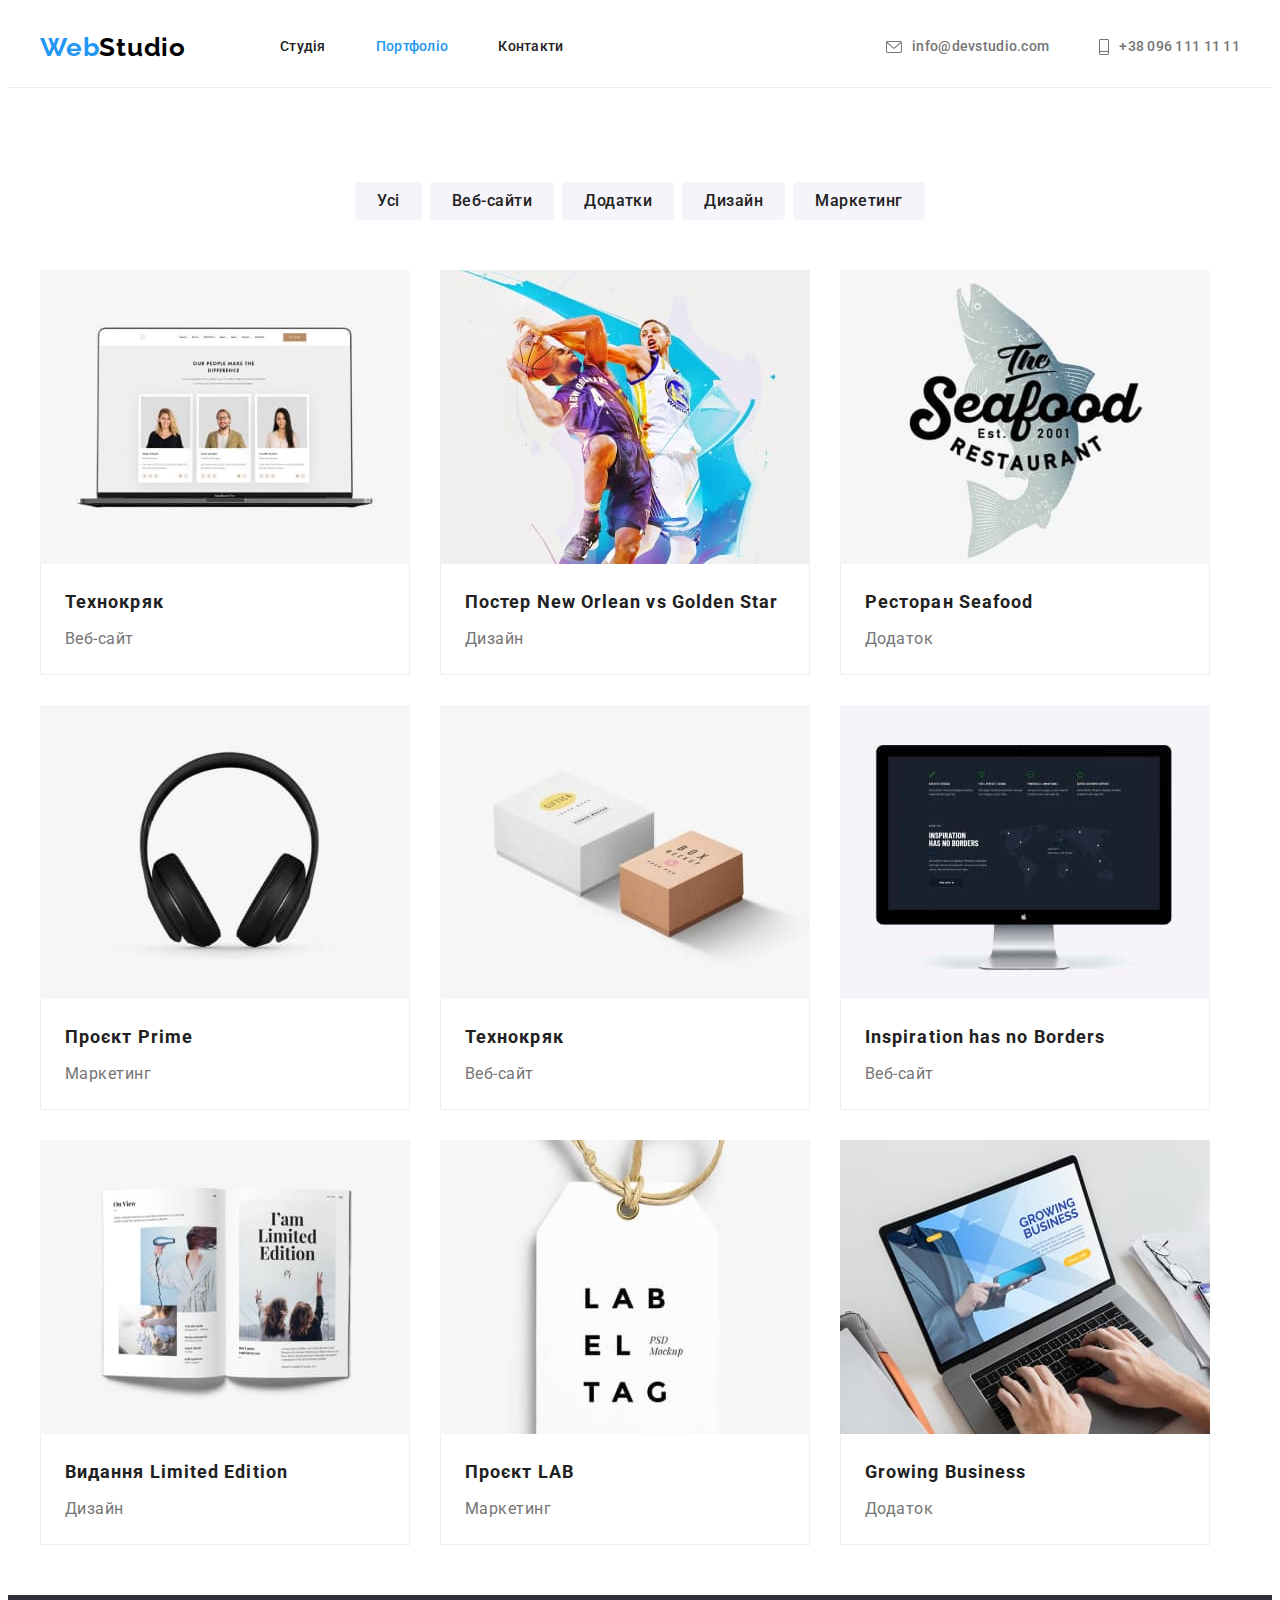
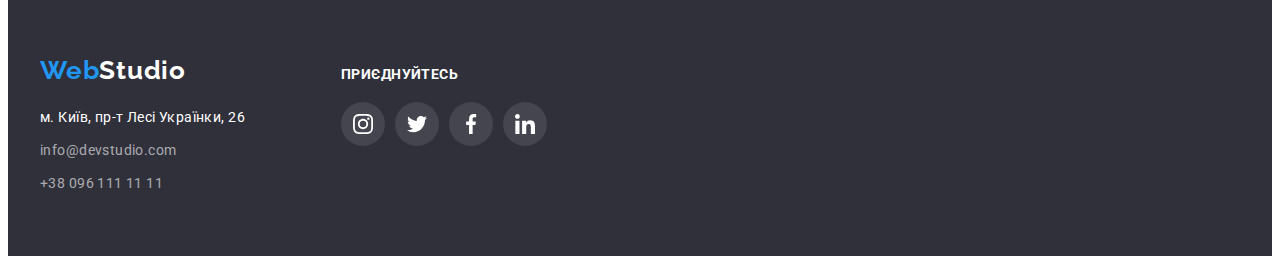
<file: portfolio.html>
<!DOCTYPE html>
<html lang="uk">
  <head>
    <meta charset="UTF-8" />
    <meta http-equiv="X-UA-Compatible" content="IE=edge" />
    <meta name="viewport" content="width=device-width, initial-scale=1.0" />
    <title>WebStudio</title>
    <link
      rel="stylesheet"
      href="https://cdnjs.cloudflare.com/ajax/libs/modern-normalize/1.1.0/modern-normalize.min.css"
      integrity="sha512-wpPYUAdjBVSE4KJnH1VR1HeZfpl1ub8YT/NKx4PuQ5NmX2tKuGu6U/JRp5y+Y8XG2tV+wKQpNHVUX03MfMFn9Q=="
      crossorigin="anonymous"
      referrerpolicy="no-referrer"
    />
    <link rel="preconnect" href="https://fonts.googleapis.com" />
    <link rel="preconnect" href="https://fonts.gstatic.com" crossorigin />
    <link
      href="https://fonts.googleapis.com/css2?family=Raleway:wght@700&family=Roboto:wght@400;500;700;900&display=swap"
      rel="stylesheet"
    />
    <link rel="stylesheet" href="./css/style.css" />
  </head>
  <body>
    <!-- ======== HEADER ======== -->

    <header class="header-border">
      <div class="conteiner navigation-flex conteiner-padding">
        <nav class="navigation-flex">
          <a class="logo link" href="./index.html" lang="en">
            Web<span class="logo-color-header">Studio</span>
          </a>
          <ul class="list navigation-flex">
            <li class="navigation-margin">
              <a
                class="link navigation-menu "
                href="./index.html"
                >Студія</a>
            </li>
            <li class="navigation-margin">
              <a class="link navigation-menu navigation-menu-active" href="./portfolio.html"
                >Портфоліо</a>
            </li>
            <li class="navigation-margin">
              <a class="link navigation-menu" href="">Контакти</a>
            </li>
          </ul>
        </nav>
        <ul class="list navigation-flex-contact">
          <li class="navigation-margin">
            <a
              class="link navigation-menu contacts-address"
              href="mailto:info@devstudio.com"
            >
              <svg class="contacts-address-icon" width="16" height="12">
                <use href="./images/icon.svg#icon-email"></use>
              </svg>
              info@devstudio.com</a
            >
          </li>
          <li class="navigation-margin">
            <a
              class="link navigation-menu contacts-address"
              href="tel:+380961111111"
            >
              <svg class="contacts-address-icon" width="10" height="16">
                <use href="./images/icon.svg#icon-phone"></use>
              </svg>
              +38 096 111 11 11</a
            >
          </li>
        </ul>
      </div>
    </header>

    <!-- ======== PORTFOLIO ======== -->

    <main>
      <section class="section section-button">
        <div class="conteiner">
          <h1 hidden>Портфоліо</h1>
          <ul class="list flex-button">
            <li class="button-margin">
              <button class="portfolio-button" type="button">Усі</button>
            </li>

            <li class="button-margin">
              <button class="portfolio-button" type="button">Веб-сайти</button>
            </li>

            <li class="button-margin">
              <button class="portfolio-button" type="button">Додатки</button>
            </li>

            <li class="button-margin">
              <button class="portfolio-button" type="button">Дизайн</button>
            </li>

            <li class="button-margin">
              <button class="portfolio-button" type="button">Маркетинг</button>
            </li>
          </ul>
          <ul class="list portfolio-flex">
            <li class="portfolio-cards">
              <a class="portfolio-cards-text" href="">
                <img
                  src="./images/portfolio/portfolio-img-1.jpg"
                  alt="Ноутбук з відритим веб-сайтом"
                  width="370"
                  height="294"
                />
                <div class="conteiner-desc">
                  <h2 class="portfolio-subtitle">Технокряк</h2>
                  <p class="portfolio-desc">Веб-сайт</p>
                </div>
              </a>

            </li>

            <li class="portfolio-cards">
              <a class="portfolio-cards-text" href="">
                <img
                  src="./images/portfolio/portfolio-img-2.jpg"
                  alt="Постер до баскетбольного матчу"
                  width="370"
                  height="294"
                />
                <div class="conteiner-desc">
                  <h2 class="portfolio-subtitle">
                    Постер <span lang="en">New Orlean vs Golden Star</span>
                  </h2>
                  <p class="portfolio-desc">Дизайн</p>
                </div>
              </a>

            </li>

            <li class="portfolio-cards">
              <a class="portfolio-cards-text" href="">
                <img
                  src="./images/portfolio/portfolio-img-3.jpg"
                  alt="Логотип ресторану морської їжі"
                  width="370"
                  height="294"
                />
                <div class="conteiner-desc">
                  <h2 class="portfolio-subtitle">
                    Ресторан <span lang="en">Seafood</span>
                  </h2>
                  <p class="portfolio-desc">Додаток</p>
                </div>
              </a>

            </li>

            <li class="portfolio-cards">
              <a class="portfolio-cards-text" href="">
                <img
                  src="./images/portfolio/portfolio-img-4.jpg"
                  alt="Наушники"
                  width="370"
                  height="294"
                />
                <div class="conteiner-desc">
                  <h2 class="portfolio-subtitle">
                    Проєкт <span lang="en">Prime</span>
                  </h2>
                  <p class="portfolio-desc">Маркетинг</p>
                </div>
              </a>

            </li>

            <li class="portfolio-cards">
              <a class="portfolio-cards-text" href="">
                <img
                  src="./images/portfolio/portfolio-img-5.jpg"
                  alt="Дві паперові коробки"
                  width="370"
                  height="294"
                />
                <div class="conteiner-desc">
                  <h2 class="portfolio-subtitle">Технокряк</h2>
                  <p class="portfolio-desc">Веб-сайт</p>
                </div>
              </a>

            </li>

            <li class="portfolio-cards">
              <a class="portfolio-cards-text" href="">
                <img
                  src="./images/portfolio/portfolio-img-6.jpg"
                  alt="Монітор з мотивуючою картинкою"
                  width="370"
                  height="294"
                />
                <div class="conteiner-desc">
                  <h2 class="portfolio-subtitle" lang="en">
                    Inspiration has no Borders
                  </h2>
                  <p class="portfolio-desc">Веб-сайт</p>
                </div>
              </a>

            </li>

            <li class="portfolio-cards">
              <a class="portfolio-cards-text" href="">
                <img
                  src="./images/portfolio/portfolio-img-7.jpg"
                  alt="Журнал"
                  width="370"
                  height="294"
                />
                <div class="conteiner-desc">
                  <h2 class="portfolio-subtitle">
                    Видання <span lang="en">Limited Edition</span>
                  </h2>
                  <p class="portfolio-desc">Дизайн</p>
                </div>
              </a>

            </li>

            <li class="portfolio-cards">
              <a class="portfolio-cards-text" href="">
                <img
                  src="./images/portfolio/portfolio-img-8.jpg"
                  alt="Логотип компанії"
                  width="370"
                  height="294"
                />
                <div class="conteiner-desc">
                  <h2 class="portfolio-subtitle">
                    Проєкт <span lang="en">LAB</span>
                  </h2>
                  <p class="portfolio-desc">Маркетинг</p>
                </div>
              </a>

            </li>

            <li class="portfolio-cards">
              <a class="portfolio-cards-text" href="">
                <img
                  src="./images/portfolio/portfolio-img-9.jpg"
                  alt="Ноутбук з відритим додатком"
                  width="370"
                  height="294"
                />
                <div class="conteiner-desc">
                  <h2 class="portfolio-subtitle" lang="en">Growing Business</h2>
                  <p class="portfolio-desc">Додаток</p>
                </div>
              </a>

            </li>
          </ul>
        </div>
      </section>

      <!-- ======== FOOTER ======== -->

      <footer class="footer-background">
        <div class="conteiner footer-flex">
          <div class="footer-contact">
            <a class="logo link" href="./index.html" lang="en">
              Web<span class="footer-logo-color">Studio</span>
            </a>
            <address class="footer-address">
              <p>м. Київ, пр-т Лесі Українки, 26</p>
              <ul class="list">
                <li class="footer-items-padding">
                  <a
                    class="link footer-address-color"
                    href="mailto:info@devstudio.com"
                    >info@devstudio.com</a
                  >
                </li>
                <li class="footer-items-padding">
                  <a class="link footer-address-color" href="tel:+380961111111"
                    >+38 096 111 11 11</a
                  >
                </li>
              </ul>
            </address>
          </div>
          <div>
            <p class="footer-heading">Приєднуйтесь</p>
  
            <ul class="list footer-social-list">
              <li class="footer-social-list-padding">
                <a class="footer-social-list-link" href="">
                  <svg width="20" height="20">
                    <use href="./images/icon.svg#icon-instagram"></use>
                  </svg>
                </a>
              </li>
  
              <li class="footer-social-list-padding">
                <a class="footer-social-list-link" href="">
                  <svg width="20" height="20">
                    <use href="./images/icon.svg#icon-twitter"></use>
                  </svg>
                </a>
              </li>
  
              <li class="footer-social-list-padding">
                <a class="footer-social-list-link" href="">
                  <svg width="20" height="20">
                    <use href="./images/icon.svg#icon-facebook"></use>
                  </svg>
                </a>
              </li>
  
              <li class="footer-social-list-padding">
                <a class="footer-social-list-link" href="">
                  <svg width="20" height="20">
                    <use href="./images/icon.svg#icon-linkedin"></use>
                  </svg>
                </a>
              </li>
            </ul>
          </div>
        </div>
      </footer>
    </body>
  </html>
</file>
<file: css/style.css>
:root {
    --title-text-color: #212121;
    --text-color: #757575;
    --secondary-color: #2196F3;
    --revers-color: #ffffff;
    --icon-color: #AFB1B8;
} 

body {
    font-family: 'Roboto', sans-serif;
    color: var(--title-text-color);
}

h1,
h2,
h3,
h4,
p,
ul {
    margin-top: 0px;
    margin-bottom: 0px;
}

ul {
    padding-left: 0px;
}

img {
    display: block;
}

.list {
    list-style: none;
}
.link {
     text-decoration: none;
}

/* ======== HEADER ======== */

.header-border {
    border-bottom: 1px solid #ECECEC;
}

.conteiner {
    width: 1200px;
    margin-left: auto;
    margin-right: auto;
    padding-left: 15px;
    padding-right: 15px;
}

.navigation-flex {
    display: flex;
    justify-content: start;
    align-items: center;
}

.navigation-flex-contact {
    display: flex;
    align-items: center;

    margin-left: auto;
}

.conteiner-padding {
    padding-top: 24px;
    padding-bottom: 24px;
}

.navigation-margin {
    display: flex;

    margin-right: 50px;
}
.navigation-margin:last-child {
    margin-right: 0px;
}

.logo {
    margin-right: 94px;

    color: var(--secondary-color);
    font-family: 'Raleway', sans-serif; 
    font-weight: 700;
    font-size: 26px;
    line-height: 1.19;
    letter-spacing: 0.03em;
}

.logo-color-header {
    color: #000000;

}
.navigation-menu {
    font-weight: 500;
    font-size: 14px;
    line-height: 1.14;
    letter-spacing: 0.02em;
    color: inherit;
}
.navigation-menu-active {
    color: var(--secondary-color)
}
.navigation-menu:hover,
.navigation-menu:focus {
    color: var(--secondary-color);
    fill: var(--secondary-color);
    transition: color 250ms cubic-bezier(0.4, 0, 0.2, 1), fill 250ms cubic-bezier(0.4, 0, 0.2, 1);;
}
.contacts-address {
    display: flex;
    align-items: center;

    color: var(--text-color);
    fill: var(--text-color);
}

.contacts-address-icon {
    margin-right: 10px;
}


/* ======== HERO / OUR ADVANTAGES / WHAT DO WE DO / OUR TEAM ======== */

.section {
    padding-top: 94px;
    padding-bottom: 94px;
}

/* ======== HERO ======== */

.hero-background {
    margin-left: auto;
    margin-right: auto;
    padding-top: 200px;
    padding-bottom: 200px;
    max-width: 1600px;

    background-color: #C4C4C4;
    background-image:linear-gradient(rgba(47, 48, 58, 0.4), rgba(47, 48, 58, 0.4)),  url(../images/hero.jpg);
    background-repeat: no-repeat;
    background-size: cover;
    }

.hero {
    width: 696px;
    margin-left: auto;
    margin-right: auto;
    margin-bottom: 30px;


    font-weight: 900;
    font-size: 44px;
    line-height: 1.36;
    letter-spacing: 0.06em;
    text-transform: uppercase;
    text-align: center;
    color: var(--revers-color);
}

.hero-button {
    display: flex;
    padding: 10px 32px;
    margin-left: auto;
    margin-right: auto;
    border-radius: 4px;
    border: none;



    cursor: pointer;
    font-weight: 700;
    font-size: 16px;
    line-height: 1.87;
    letter-spacing: 0.06em;
    color: var(--revers-color);
    background-color: var(--secondary-color);
}

/* ======== OUR ADVANTAGES ======== */

.background-team {
    background-color: #F5F4FA;
}
.advantages {
    margin-bottom: 10px;

    font-weight: 700;
    font-size: 14px;
    line-height: 1.14;
    letter-spacing: 0.03em;
    text-transform: uppercase;
}

.advantages-padding {
    padding-bottom: 0;
}

.advantages-flex {
    display: flex;
    flex-wrap: wrap;
    margin-right: -15px;
    margin-left: -15px;

}

.advantages-margin {
    flex-basis: calc(100% / 4 - 30px);
    margin-right: 15px;
    margin-left: 15px;
}

.advantages-text {
    font-size: 14px;
    line-height: 1.71;
    letter-spacing: 0.03em;
    color: var(--text-color);
}
.advantages-img {
    display: flex;
    justify-content: center;
    align-items: center;
    margin-bottom: 30px;

    width: 270px;
    height: 120px;
    background-color: #F5F4FA;
    border-radius: 4px;
}

/* ======== WHAT DO WE DO ======== */

.work-photo {
    display: flex;
    flex-wrap: wrap;
    margin-right: -15px;
    margin-left: -15px;
}

.work-photo-items {
    flex-basis: calc(100% / 3 - 30px);
    margin-right: 15px;
    margin-left: 15px;
}

/* ======== WHAT DO WE DO & OUR TEAM ======== */

.main-heading {
    margin-bottom: 50px;

    text-align: center;
    font-weight: 700;
    font-size: 36px;
    line-height: 1.16;
    letter-spacing: 0.03em;
}

/* ======== OUR TEAM ======== */

.team-cards {
    display: flex;
    flex-wrap: wrap;
    margin-right: -15px;
    margin-left: -15px;
}

.team-items {
    flex-basis: calc(100% / 4 - 30px);
    margin-right: 15px;
    margin-left: 15px;
}

.conteiner-cards {
    padding: 30px 0;
    border-radius: 0px 0px 4px 4px;
    border-top: none;
    background-color: var(--revers-color);

    box-shadow: 0px 1px 3px rgba(0, 0, 0, 0.12), 0px 1px 1px rgba(0, 0, 0, 0.14), 0px 2px 1px rgba(0, 0, 0, 0.2);
}

.name-expert {
    margin-bottom: 10px;
    text-align: center;

    font-weight: 500;
    font-size: 16px;
    line-height: 1.18;
    letter-spacing: 0.03em;
}
.profession {
    margin-bottom: 16px;

    text-align: center;
    font-size: 16px;
    line-height: 1.18;
    letter-spacing: 0.03em;
    color: var(--text-color);
}

.social-list {
   display: flex; 
   justify-content: center;
   gap: 10px;
}


.social-list-link {
    display: flex;
    justify-content: center;
    align-items: center;

    width: 44px;
    height: 44px;
    border-radius: 50%;
    fill: var(--icon-color);
    }

.social-list-link:hover,
.social-list-link:focus {
    fill: var(--revers-color);
    background-color: var(--secondary-color);

    transition: background-color 250ms cubic-bezier(0.4, 0, 0.2, 1);
}

/* ======================= POST CLIENTS ============================ */

.icon-clients {
    display: flex;
    flex-wrap: wrap;
    margin-right: -15px;
    margin-left: -15px;
}

.icon-clients-margin {
    flex-basis: calc(100% / 6 - 150px);
    margin-right: 15px;
    margin-left: 15px;
}
.client-cards-link {
    display: flex;
    justify-content: center;
    align-items: center;
    width: 170px;
    height: 92px;

    fill: var(--icon-color);
    border: 1px solid #AFB1B8; 
    border-radius: 4px;
    }

.client-cards-link:hover,
.client-cards-link:focus {
    fill: var(--secondary-color);
    border: 1px solid var(--secondary-color);

    transition: fill 250ms cubic-bezier(0.4, 0, 0.2, 1), border 250ms cubic-bezier(0.4, 0, 0.2, 1);;
}




/* ======== FOOTER ======== */

.footer-background {
    display: flex;
    
    padding-top: 60px;
    padding-bottom: 60px;

    background-color: #2F303A;
}

.footer-flex {
    display: flex;
    align-items: baseline;
}

.footer-contact {
    margin-right: 70px;

    width: 231px;
}

.footer-logo-color {
     color: var(--revers-color);
}

.footer-address {
    margin-top: 20px;

    font-style: normal;
    font-size: 14px;
    line-height: 1.71;
    letter-spacing: 0.03em;
    color: var(--revers-color);
}

.footer-items-padding {
    margin-top: 9px;
}

.footer-address-color {
    color: #ffffff99;;
}
.footer-address-color:hover,
.footer-address-color:focus {
    color: var(--secondary-color);
    transition: color 250ms cubic-bezier(0.4, 0, 0.2, 1);
}

.footer-heading {
    margin-bottom: 20px;

    font-weight: 700;
    font-size: 14px;
    line-height: 16px;
    letter-spacing: 0.03em;
    text-transform: uppercase;
    
    color: var(--revers-color);
}

.footer-social-list {
    display: flex; 

    margin-left: -5px;
    margin-right: -5px;
 }

 .footer-social-list-padding {
    flex-basis: calc(100% / 3 - 30px);
    margin-right: 5px;
    margin-left: 5px;
}
 
 .footer-social-list-link {
     display: flex;
    justify-content: center;
    align-items: center;
     width: 44px;
     height: 44px;
     border-radius: 50%;
     background-color: rgba(255, 255, 255, 0.1);
     fill: var(--revers-color);
     }
 
 .footer-social-list-link:hover,
 .footer-social-list-link:focus {
     fill: var(--revers-color);
     background-color: var(--secondary-color);
     transition: background-color 250ms cubic-bezier(0.4, 0, 0.2, 1);
 }

/* ======================= PORTFOLIO ============================ */

.section-button {
    padding-bottom: 50px;
}

.flex-button {
    display: flex;
    flex-wrap: wrap;
    justify-content: center;

    margin-bottom: 50px;
    margin-right: -4px;
    margin-left: -4px;
}

.button-margin {
    margin-right: 4px;
    margin-left: 4px;
}

.portfolio-button {
    padding: 6px 22px;
    border-radius: 4px;
    border: none;

    font-family: inherit;
    font-weight: 500;
    font-size: 16px;
    line-height: 1.62;
    letter-spacing: 0.03em;
    color: var(--title-text-color);
    background-color: #F5F4FA;
    cursor: pointer;
}
.portfolio-button:hover,
.portfolio-button:focus {
    color: var(--revers-color);
    background-color: var(--secondary-color);

    border: none;
    box-shadow: 0px 3px 1px rgba(0, 0, 0, 0.1), 0px 1px 2px rgba(0, 0, 0, 0.08), 0px 2px 2px rgba(0, 0, 0, 0.12);
}

.portfolio-flex {
    display: flex;
    flex-wrap: wrap;

    margin-right: -30px;
    margin-bottom: -30px;
}

.portfolio-cards {
    flex-basis: calc(100% / 3 - 90px);

    margin-right: 30px;
    margin-bottom: 30px;
}

.portfolio-cards-text {
    display: block;

    text-decoration: none;
}

.portfolio-cards-text:hover,
.portfolio-cards-text:focus {
    box-shadow: 0px 1px 1px rgba(0, 0, 0, 0.12), 0px 4px 4px rgba(0, 0, 0, 0.06), 1px 4px 6px rgba(0, 0, 0, 0.16);
}

.conteiner-desc {
    padding: 20px 24px;
    border: 1px solid #EEEEEE;
    border-top: none;
    }

.portfolio-subtitle {
    margin-bottom: 4px;

    font-weight: 700;
    font-size: 18px;
    line-height: 2;
    letter-spacing: 0.06em;
    color: var(--title-text-color);
}
.portfolio-desc {
    color: var(--text-color);
    font-size: 16px;
    line-height: 1.88;
    letter-spacing: 0.03em;
    transition: color ;
}

@keyframes lololo {
    0% {
        transform: scale(2);
    }
}
</file>
